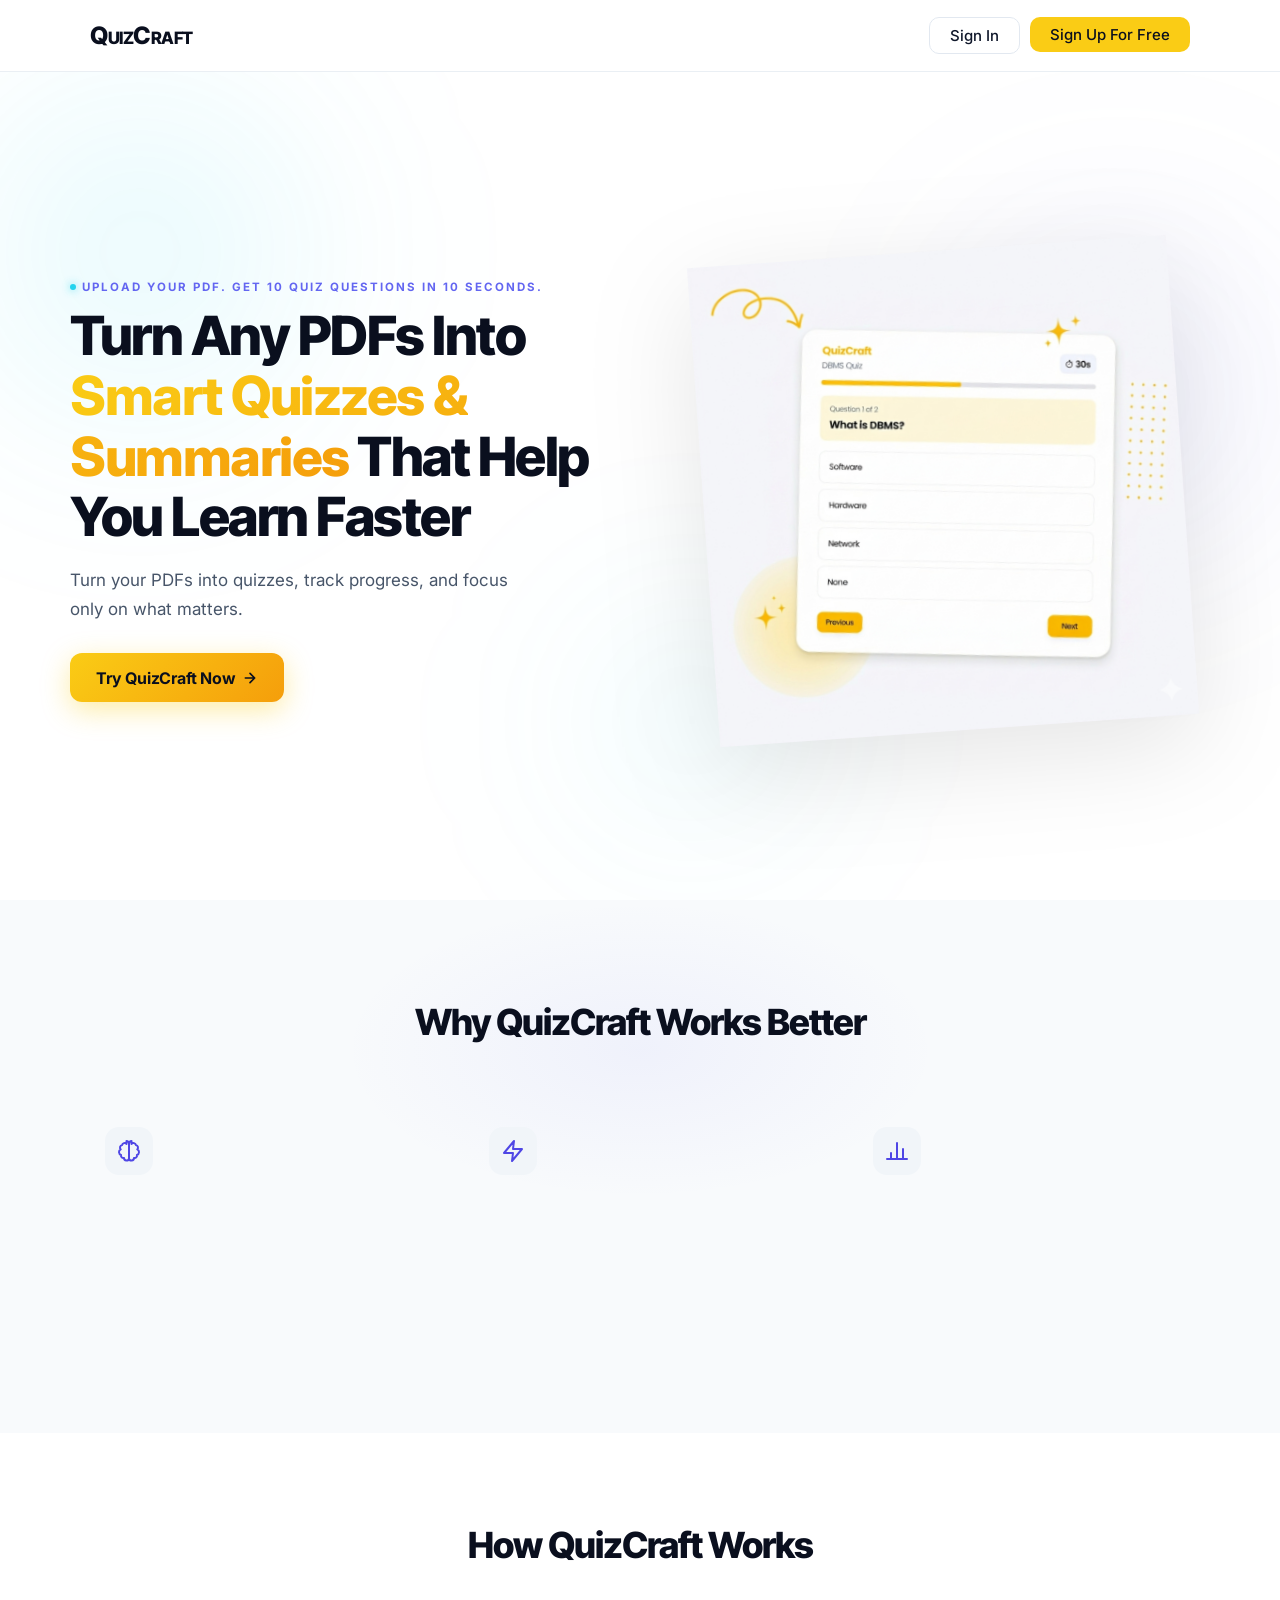
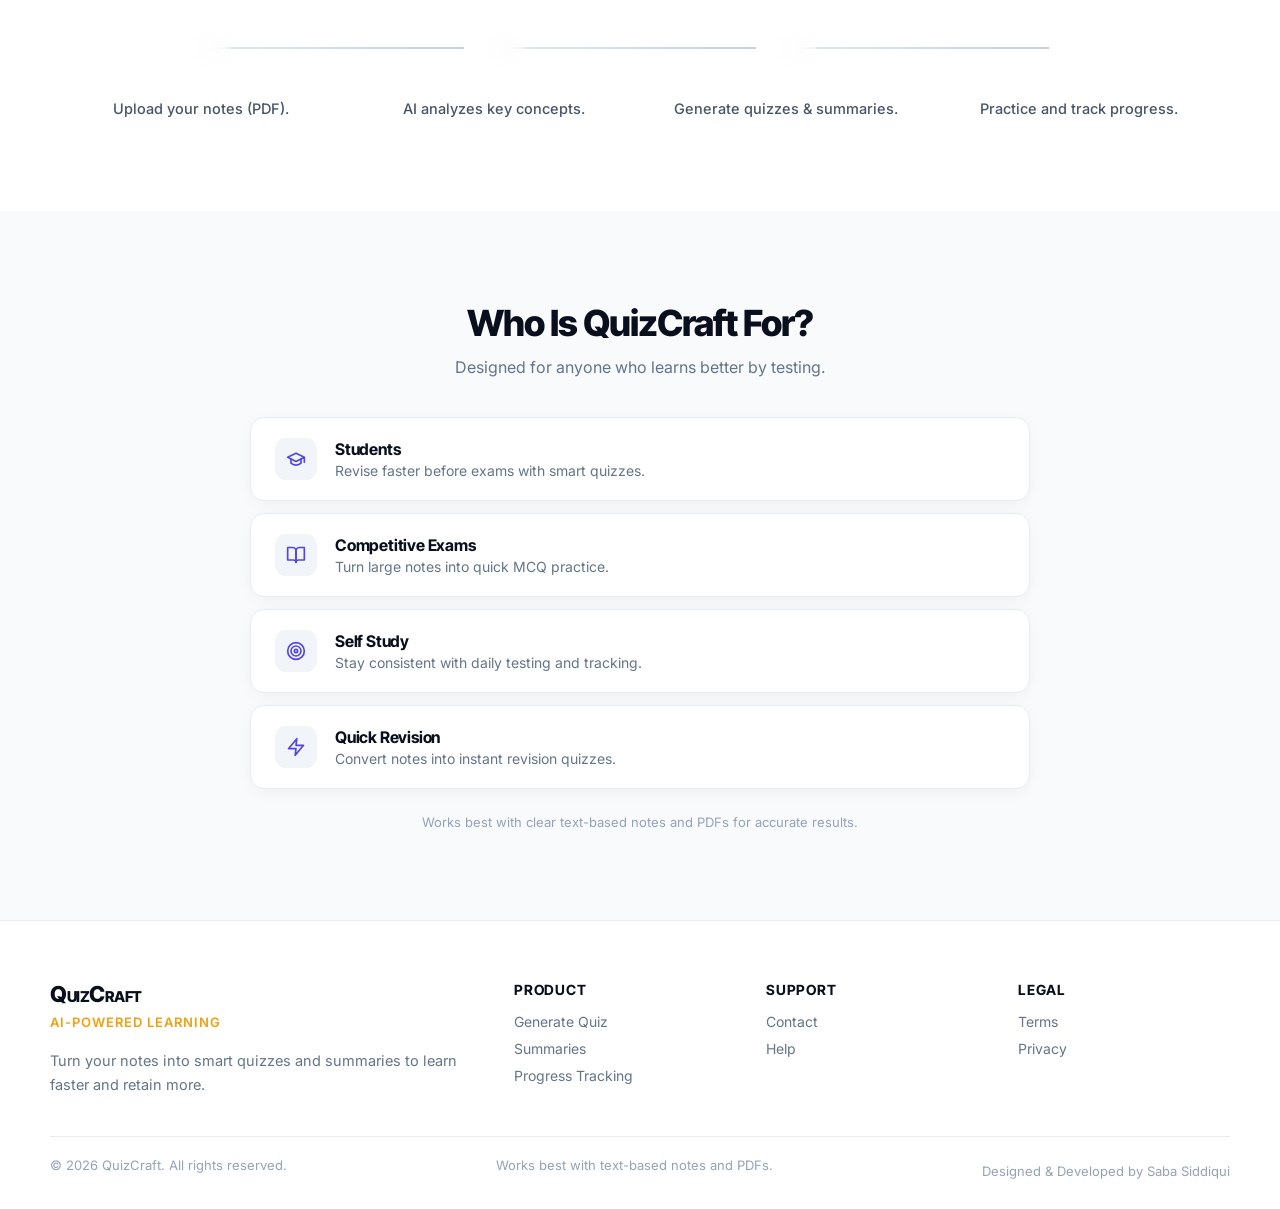
<file: index.html>
<!doctype html>
<html lang="en">
  <head>
    <meta charset="UTF-8" />
    <meta name="viewport" content="width=device-width, initial-scale=1.0" />
    <title>QuizCraft</title>
    <link rel="stylesheet" href="css/landing.css" />
    <link
      rel="icon"
      href="data:image/svg+xml,<svg xmlns='http://www.w3.org/2000/svg' viewBox='0 0 100 100'><rect width='100' height='100' rx='20' fill='%23fbbf24'/><text x='50' y='72' font-size='65' font-family='Inter,sans-serif' font-weight='800' text-anchor='middle' fill='%230a0f1e'>Q</text></svg>"
    />
  </head>
  <body>
    <!-- NAV -->
    <header>
      <div class="section-navbar">
        <div class="nav-container">
          <div class="logo">
            <h1>
              <a href="index.html">QuizCraft</a>
            </h1>
          </div>
          <nav class="navbar">
            <ul>
              <li class="nav-item">
                <a class="nav-link login-btn" href="pages/login.html"
                  >Sign In</a
                >
              </li>
              <li class="nav-item">
                <a class="nav-link register-btn" href="pages/login.html#signup"
                  >Sign Up For Free</a
                >
              </li>
            </ul>
          </nav>
        </div>
      </div>
    </header>

    <main>
      <!-- HERO -->
      <div class="section-hero">
        <!-- Ambient gradient blobs -->
        <div class="blob blob-1"></div>
        <div class="blob blob-2"></div>
        <div class="blob blob-3"></div>

        <div class="container grid grid-cols--2">
          <div class="section-hero-content">
            <p class="hero-subheading">
              Upload your PDF. Get 10 quiz questions in 10 seconds.
            </p>
            <h1 class="hero-heading">
              Turn Any PDFs Into<br />
              <span>Smart Quizzes &amp;<br />Summaries</span>
              That Help You Learn Faster
            </h1>
            <p class="hero-para">
              Turn your PDFs into quizzes, track progress, and focus only on
              what matters.
            </p>
            <a href="pages/login.html#signup" class="btn-primary">
              Try QuizCraft Now
              <svg
                width="16"
                height="16"
                viewBox="0 0 24 24"
                fill="none"
                stroke="currentColor"
                stroke-width="2.5"
                stroke-linecap="round"
                stroke-linejoin="round"
              >
                <path d="M5 12h14M12 5l7 7-7 7" />
              </svg>
            </a>
            <div class="mobile-auth">
              <a href="pages/login.html" class="login-btn">Sign In</a>
              <a href="pages/login.html#signup" class="register-btn">Sign Up</a>
            </div>
          </div>
          <div class="hero-right">
            <img
              src="Assets/quizzcraft-preview1.png"
              alt="QuizCraft quiz interface"
              class="hero-img"
            />
          </div>
        </div>
      </div>
    </main>

    <!-- WHY SECTION -->
    <section class="section-why">
      <div class="container">
        <h2 class="section-title">Why QuizCraft Works Better</h2>
        <div class="grid grid-columns-3 whycards">
          <div class="whycard reveal">
            <div class="whycard-icon">
              <!-- Brain / AI icon -->
              <svg viewBox="0 0 24 24">
                <path
                  d="M9.5 2A2.5 2.5 0 0 1 12 4.5v15a2.5 2.5 0 0 1-4.96-.46 2.5 2.5 0 0 1-2.96-3.08 3 3 0 0 1-.34-5.58 2.5 2.5 0 0 1 1.32-4.24 2.5 2.5 0 0 1 4.44-1.14Z"
                />
                <path
                  d="M14.5 2A2.5 2.5 0 0 0 12 4.5v15a2.5 2.5 0 0 0 4.96-.46 2.5 2.5 0 0 0 2.96-3.08 3 3 0 0 0 .34-5.58 2.5 2.5 0 0 0-1.32-4.24 2.5 2.5 0 0 0-4.44-1.14Z"
                />
              </svg>
            </div>
            <h3>AI-Powered Processing</h3>
            <p>
              Uses AI to analyze document content and create meaningful
              multiple-choice questions automatically.
            </p>
          </div>

          <div class="whycard reveal">
            <div class="whycard-icon">
              <!-- Lightning bolt / speed icon -->
              <svg viewBox="0 0 24 24">
                <polygon points="13 2 3 14 12 14 11 22 21 10 12 10 13 2" />
              </svg>
            </div>
            <h3>Saves Time</h3>
            <p>
              Automatically generates quizzes and summaries from uploaded PDFs,
              drastically reducing manual study prep.
            </p>
          </div>

          <div class="whycard reveal">
            <div class="whycard-icon">
              <!-- Chart / analytics icon -->
              <svg viewBox="0 0 24 24">
                <line x1="18" y1="20" x2="18" y2="10" />
                <line x1="12" y1="20" x2="12" y2="4" />
                <line x1="6" y1="20" x2="6" y2="14" />
                <line x1="2" y1="20" x2="22" y2="20" />
              </svg>
            </div>
            <h3>Instant Evaluation</h3>
            <p>
              Provides quick quiz results to help you assess your understanding
              and pinpoint weak areas instantly.
            </p>
          </div>
        </div>
      </div>
    </section>

    <!-- HOW SECTION -->
    <section class="how-section">
      <div class="container">
        <h2 class="section-title">How QuizCraft Works</h2>
        <div class="grid grid-columns-4 how-section-content">
          <div class="step reveal">
            <div class="step-number">
              <img src="Assets/pdf1.png" alt="pdf" />
            </div>
            <div class="content">
              <p>Upload your notes (PDF).</p>
            </div>
          </div>
          <div class="step reveal">
            <div class="step-number">
              <img src="Assets/AI-1.png" alt="ai" />
            </div>
            <div class="content">
              <p>AI analyzes key concepts.</p>
            </div>
          </div>
          <div class="step reveal">
            <div class="step-number">
              <img src="Assets/quiz.png" alt="quiz" />
            </div>
            <div class="content">
              <p>Generate quizzes &amp; summaries.</p>
            </div>
          </div>
          <div class="step reveal">
            <div class="step-number">
              <img src="Assets/result.png" alt="results" />
            </div>
            <div class="content">
              <p>Practice and track progress.</p>
            </div>
          </div>
        </div>
      </div>
    </section>

    <!-- WHO SECTION -->
    <section class="section-usecase">
      <div class="container">
        <h2 class="section-title">Who Is QuizCraft For?</h2>
        <p class="section-subtitle">
          Designed for anyone who learns better by testing.
        </p>

        <div class="usecase-container">
          <div class="usecase">
            <div class="usecase-icon">
              <!-- Graduation cap -->
              <svg viewBox="0 0 24 24">
                <path d="M22 10v6M2 10l10-5 10 5-10 5z" />
                <path d="M6 12v5c3 3 9 3 12 0v-5" />
              </svg>
            </div>
            <div>
              <h3>Students</h3>
              <p>Revise faster before exams with smart quizzes.</p>
            </div>
          </div>

          <div class="usecase">
            <div class="usecase-icon">
              <!-- Book open -->
              <svg viewBox="0 0 24 24">
                <path d="M2 3h6a4 4 0 0 1 4 4v14a3 3 0 0 0-3-3H2z" />
                <path d="M22 3h-6a4 4 0 0 0-4 4v14a3 3 0 0 1 3-3h7z" />
              </svg>
            </div>
            <div>
              <h3>Competitive Exams</h3>
              <p>Turn large notes into quick MCQ practice.</p>
            </div>
          </div>

          <div class="usecase">
            <div class="usecase-icon">
              <!-- Target / self-study -->
              <svg viewBox="0 0 24 24">
                <circle cx="12" cy="12" r="10" />
                <circle cx="12" cy="12" r="6" />
                <circle cx="12" cy="12" r="2" />
              </svg>
            </div>
            <div>
              <h3>Self Study</h3>
              <p>Stay consistent with daily testing and tracking.</p>
            </div>
          </div>

          <div class="usecase">
            <div class="usecase-icon">
              <!-- Zap / quick revision -->
              <svg viewBox="0 0 24 24">
                <polygon points="13 2 3 14 12 14 11 22 21 10 12 10 13 2" />
              </svg>
            </div>
            <div>
              <h3>Quick Revision</h3>
              <p>Convert notes into instant revision quizzes.</p>
            </div>
          </div>
        </div>

        <p class="note">
          Works best with clear text-based notes and PDFs for accurate results.
        </p>
      </div>
    </section>

    <!-- FOOTER -->
    <footer class="footer">
      <div class="footer-container">
        <div class="footer-brand">
          <h2>QuizCraft</h2>
          <p class="tagline">AI-powered learning</p>
          <p>
            Turn your notes into smart quizzes and summaries to learn faster and
            retain more.
          </p>
        </div>
        <div class="footer-column">
          <h3>Product</h3>
          <ul>
            <li><a href="#">Generate Quiz</a></li>
            <li><a href="#">Summaries</a></li>
            <li><a href="#">Progress Tracking</a></li>
          </ul>
        </div>
        <div class="footer-column">
          <h3>Support</h3>
          <ul>
            <li><a href="mailto:ms.sabasiddiqui2004@gmail.com">Contact</a></li>
            <li><a href="#">Help</a></li>
          </ul>
        </div>
        <div class="footer-column">
          <h3>Legal</h3>
          <ul>
            <li><a href="#">Terms</a></li>
            <li><a href="#">Privacy</a></li>
          </ul>
        </div>
      </div>
      <div class="footer-bottom">
        <p>© 2026 QuizCraft. All rights reserved.</p>
        <p class="footer-note">Works best with text-based notes and PDFs.</p>
        <p class="footer-credit">Designed &amp; Developed by Saba Siddiqui</p>
      </div>
    </footer>

    <script src="./js/landing.js"></script>
  </body>
</html>
</file>
<file: css/landing.css>
@import url("https://fonts.googleapis.com/css2?family=Inter+Tight:ital,wght@0,100..900;1,100..900&family=Inter:ital,opsz,wght@0,14..32,100..900;1,14..32,100..900&display=swap");

* {
  margin: 0;
  padding: 0;
  box-sizing: border-box;
  font-family: "Inter", sans-serif;
}
html {
  font-size: 62.5%;
  scroll-behavior: smooth;
}
:root {
  --color-primary: #4f46e5;
  --color-primary-hover: #4338ca;
  --color-secondary: #6366f1;
  --color-accent: #22d3ee;

  --color-bg-main: #ffffff;
  --color-bg-card: #ffffff;
  --color-bg-hover: #eef2ff;

  --color-text-heading: #0a0f1e;
  --color-text-subheading: #1e293b;
  --color-text-body: #475569;
  --color-text-muted: #94a3b8;
  --color-text-white: #ffffff;

  --color-border-light: #e8edf4;

  --shadow-soft: 0 4px 16px rgba(0, 0, 0, 0.04);
  --shadow-medium: 0 8px 32px rgba(0, 0, 0, 0.07);
  --shadow-primary-glow: 0 8px 28px rgba(250, 204, 21, 0.45);

  --btn-radius: 12px;
  --btn-padding: 14px 26px;
  --transition-fast: 0.22s ease;

  --radius-card: 18px;
  --container-width: 1180px;

  --font-heading: "Inter Tight", "Inter", sans-serif;
  --font-body: "Inter", sans-serif;
  --radius-btn: 12px;
}

body {
  background: #ffffff;
  padding-top: 72px;
  color: var(--color-text-body);
}

/* ===================== NAVBAR ===================== */
.nav-container {
  max-width: var(--container-width);
  margin: 0 auto;
  height: 100%;
  padding: 0 40px;
  display: flex;
  align-items: center;
  justify-content: space-between;
}

.section-navbar {
  width: 100%;
  position: fixed;
  height: 72px;
  top: 0;
  z-index: 1000;
  background: rgba(255, 255, 255, 0.88);
  border-bottom: 1px solid rgba(226, 232, 240, 0.7);
  backdrop-filter: blur(18px);
  -webkit-backdrop-filter: blur(18px);
}

.section-navbar .nav-container .logo h1 a {
  color: var(--color-text-heading);
  text-decoration: none;
  font-size: 2.4rem;
  font-weight: 800;
  letter-spacing: -0.5px;
  font-family: var(--font-heading);
  font-variant: small-caps;
}

.section-navbar .navbar ul {
  display: flex;
  align-items: center;
  gap: 1rem;
  list-style: none;
}

.section-navbar .navbar ul li a {
  color: #374151;
  font-weight: 500;
  font-size: 1.5rem;
  display: inline-block;
  text-decoration: none;
  transition: color var(--transition-fast);
}

.section-navbar .navbar ul li a:hover {
  color: var(--color-text-heading);
}

.login-btn {
  background: transparent;
  border: 1.5px solid #e2e8f0;
  color: #0f172a !important;
  padding: 8px 20px;
  border-radius: 10px;
  font-weight: 500;
  font-size: 1.5rem;
  transition: all 0.22s ease;
  cursor: pointer;
}

.login-btn:hover {
  background: #f1f5f9;
  border-color: #cbd5e1;
  transform: translateY(-1px);
}

.register-btn {
  background: #facc15;
  border: none;
  color: #0a0f1e !important;
  padding: 8px 20px;
  border-radius: 10px;
  font-weight: 600;
  font-size: 1.5rem;
  transition: all 0.22s ease;
  cursor: pointer;
  position: relative;
  overflow: hidden;
}

.register-btn::after {
  content: "";
  position: absolute;
  inset: 0;
  background: radial-gradient(
    circle at center,
    rgba(255, 255, 255, 0.45) 0%,
    transparent 70%
  );
  opacity: 0;
  transition: opacity 0.25s ease;
  pointer-events: none;
}

.register-btn:hover {
  transform: translateY(-2px);
  box-shadow: 0 6px 22px rgba(250, 204, 21, 0.5);
}

.register-btn:hover::after {
  opacity: 1;
}

/* ===================== HERO ===================== */
.section-hero {
  display: flex;
  align-items: center;
  justify-content: center;
  width: 100%;
  padding: 7rem 2rem 6rem;
  background: #ffffff;
  min-height: calc(100vh - 72px);
  position: relative;
  overflow: hidden;
}

/* Ambient gradient blobs */
.section-hero .blob {
  position: absolute;
  border-radius: 50%;
  filter: blur(90px);
  pointer-events: none;
  z-index: 0;
}

.section-hero .blob-1 {
  width: 520px;
  height: 520px;
  background: radial-gradient(
    circle,
    rgba(34, 211, 238, 0.13) 0%,
    transparent 70%
  );
  top: -80px;
  left: -120px;
}

.section-hero .blob-2 {
  width: 480px;
  height: 480px;
  background: radial-gradient(
    circle,
    rgba(99, 102, 241, 0.11) 0%,
    transparent 70%
  );
  top: 10%;
  right: -80px;
}

.section-hero .blob-3 {
  width: 360px;
  height: 360px;
  background: radial-gradient(
    circle,
    rgba(34, 211, 238, 0.09) 0%,
    transparent 70%
  );
  bottom: 0;
  left: 40%;
}

.container {
  max-width: var(--container-width);
  margin: 0 auto;
  padding: 0 20px;
  position: relative;
  z-index: 1;
}

.grid {
  display: grid;
  align-items: center;
}
.grid-cols--2 {
  grid-template-columns: 1fr 1fr;
  gap: 7rem;
  align-items: center;
}

.section-hero-content {
  max-width: 540px;
  text-align: left;
  align-items: flex-start;
}

.section-hero-content .hero-subheading {
  font-size: 1.15rem;
  font-weight: 700;
  letter-spacing: 2px;
  color: #6366f1;
  text-transform: uppercase;
  margin-bottom: 1.2rem;
  font-family: var(--font-body);
  display: inline-flex;
  align-items: center;
  gap: 0.6rem;
}

.section-hero-content .hero-subheading::before {
  content: "";
  display: inline-block;
  width: 6px;
  height: 6px;
  border-radius: 50%;
  background: #22d3ee;
  box-shadow: 0 0 8px rgba(34, 211, 238, 0.8);
}

.section-hero-content .hero-heading {
  color: var(--color-text-heading);
  font-size: 5.4rem;
  line-height: 1.12;
  letter-spacing: -1.5px;
  font-weight: 800;
  font-family: var(--font-heading);
  margin-bottom: 1.8rem;
}

.section-hero-content .hero-heading span {
  background: linear-gradient(135deg, #facc15, #f59e0b);
  -webkit-background-clip: text;
  -webkit-text-fill-color: transparent;
  background-clip: text;
  font-weight: 800;
}

.section-hero-content .hero-para {
  font-family: var(--font-body);
  color: #475569;
  font-size: 1.7rem;
  line-height: 1.75;
  max-width: 460px;
  margin-bottom: 2.8rem;
  font-weight: 400;
}

/* Primary CTA button */
.btn-primary {
  display: inline-flex;
  align-items: center;
  gap: 0.6rem;
  color: #0a0f1e;
  padding: 1.45rem 2.6rem;
  border-radius: var(--radius-btn);
  text-decoration: none;
  font-size: 1.6rem;
  font-weight: 700;
  font-family: var(--font-body);
  background: linear-gradient(135deg, #facc15, #f59e0b);
  box-shadow: 0 8px 28px rgba(250, 204, 21, 0.38);
  transition: all 0.25s ease;
  position: relative;
  overflow: hidden;
  letter-spacing: -0.2px;
}

.btn-primary::before {
  content: "";
  position: absolute;
  inset: 0;
  background: radial-gradient(
    circle at 50% 50%,
    rgba(255, 255, 255, 0.5) 0%,
    transparent 65%
  );
  opacity: 0;
  transition: opacity 0.3s ease;
  pointer-events: none;
}

.btn-primary:hover {
  transform: translateY(-3px) scale(1.025);
  box-shadow: 0 14px 38px rgba(250, 204, 21, 0.55);
}

.btn-primary:hover::before {
  opacity: 1;
}

.hero-right {
  position: relative;
  display: flex;
  justify-content: center;
  align-items: center;
}

.hero-right::before {
  content: "";
  position: absolute;
  width: 340px;
  height: 340px;
  background: radial-gradient(
    circle,
    rgba(250, 204, 21, 0.18) 0%,
    transparent 70%
  );
  filter: blur(60px);
  top: 50%;
  left: 50%;
  transform: translate(-50%, -50%);
  z-index: 0;
}

.hero-img {
  width: 100%;
  border: none;
  max-width: 480px;
  height: auto;
  background: none;
  filter: drop-shadow(0 28px 52px rgba(0, 0, 0, 0.1));
  transform: rotate(-4deg);
  transform-origin: center;
  transition: 0.35s ease;
  position: relative;
  z-index: 1;
}

.hero-img:hover {
  transform: rotate(-2deg) scale(1.03);
}

.mobile-auth {
  display: none;
}

/* ===================== SECTION WHY ===================== */
.section-why {
  padding: 10rem 4rem;
  background: #f8fafc;
  position: relative;
  overflow: hidden;
}

.section-why::before {
  content: "";
  position: absolute;
  width: 600px;
  height: 300px;
  top: 0;
  left: 50%;
  transform: translateX(-50%);
  background: radial-gradient(
    ellipse,
    rgba(99, 102, 241, 0.06) 0%,
    transparent 70%
  );
  pointer-events: none;
}

.section-title {
  text-align: center;
  font-size: 3.6rem;
  margin-bottom: 1.2rem;
  font-weight: 800;
  font-family: var(--font-heading);
  color: var(--color-text-heading);
  letter-spacing: -1px;
}

.section-title + .section-subtitle {
  margin-top: 0.6rem;
}

.grid-columns-3 {
  grid-template-columns: repeat(3, minmax(260px, 360px));
  gap: 2.4rem;
  justify-content: center;
  margin-top: 5rem;
}

/* Icon pulse animation */
@keyframes iconPulse {
  0% {
    transform: scale(0.7);
    opacity: 0;
  }
  60% {
    transform: scale(1.12);
    opacity: 1;
  }
  100% {
    transform: scale(1);
    opacity: 1;
  }
}

@keyframes softPulseRing {
  0% {
    box-shadow: 0 0 0 0 rgba(99, 102, 241, 0.18);
  }
  70% {
    box-shadow: 0 0 0 10px rgba(99, 102, 241, 0);
  }
  100% {
    box-shadow: 0 0 0 0 rgba(99, 102, 241, 0);
  }
}

.whycard {
  background: #ffffff;
  padding: 3.2rem 2.8rem;
  border-radius: var(--radius-card);
  border: 1px solid var(--color-border-light);
  box-shadow: 0 2px 12px rgba(0, 0, 0, 0.04);
  transition: all 0.3s ease;
  max-width: 360px;
  margin: 0 auto;
  opacity: 0;
  transform: translateY(32px);
  animation: fadeUp 0.55s ease forwards;
}

.whycard:hover {
  transform: translateY(-5px);
  box-shadow: 0 12px 36px rgba(0, 0, 0, 0.08);
  border-color: #dde3ef;
}

.whycard:nth-child(1) {
  animation-delay: 0.15s;
}
.whycard:nth-child(2) {
  animation-delay: 0.3s;
}
.whycard:nth-child(3) {
  animation-delay: 0.45s;
}

@keyframes fadeUp {
  to {
    opacity: 1;
    transform: translateY(0);
  }
}

.whycard-icon {
  width: 48px;
  height: 48px;
  border-radius: 14px;
  background: #f1f5f9;
  display: flex;
  align-items: center;
  justify-content: center;
  margin-bottom: 2rem;
  animation: iconPulse 0.6s ease both;
  animation-delay: inherit;
}

.whycard:nth-child(1) .whycard-icon {
  animation-delay: 0.35s;
}
.whycard:nth-child(2) .whycard-icon {
  animation-delay: 0.5s;
}
.whycard:nth-child(3) .whycard-icon {
  animation-delay: 0.65s;
}

.whycard-icon svg {
  width: 24px;
  height: 24px;
  stroke: #4f46e5;
  fill: none;
  stroke-width: 2;
  stroke-linecap: round;
  stroke-linejoin: round;
}

.whycard h3 {
  font-size: 1.8rem;
  margin-bottom: 1rem;
  color: var(--color-text-heading);
  font-weight: 700;
  font-family: var(--font-heading);
  letter-spacing: -0.3px;
}

.whycard p {
  font-size: 1.5rem;
  line-height: 1.65;
  color: #64748b;
  font-weight: 400;
}

/* ===================== HOW SECTION ===================== */
.how-section {
  padding: 9rem 4rem;
  background: #ffffff;
}

.grid-columns-4 {
  grid-template-columns: repeat(4, 1fr);
  gap: 3rem;
  position: relative;
  margin-top: 5rem;
}

.how-section-content {
  position: relative;
}

.step {
  position: relative;
  text-align: center;
  align-items: center;
  transition: 0.3s ease;
}

.step:hover {
  transform: translateY(-5px);
}

.step:not(:last-child)::after {
  content: "";
  position: absolute;
  right: -50%;
  width: 100%;
  height: 1.5px;
  z-index: 0;
  top: 30px;
  background: linear-gradient(90deg, #e2e8f0, #c7d2dd);
}

.step-number {
  font-size: 2rem;
  width: 60px;
  height: 60px;
  border-radius: 50%;
  background: #f8fafc;
  backdrop-filter: blur(10px);
  color: var(--color-text-body);
  display: flex;
  align-items: center;
  justify-content: center;
  margin: 0 auto 2rem auto;
  transition: 0.28s ease;
  border: 2px solid #e2e8f0;
  position: relative;
  z-index: 1;
}

.step-number img {
  width: 28px;
  height: 28px;
  object-fit: contain;
}

.step:hover .step-number {
  transform: scale(1.1);
  background: #facc15;
  border-color: #facc15;
  box-shadow: 0 8px 24px rgba(250, 204, 21, 0.4);
}

.content p {
  font-size: 1.45rem;
  line-height: 1.65;
  color: var(--color-text-body);
  text-align: center;
  font-weight: 500;
}

.reveal {
  opacity: 0;
  transform: translateY(32px);
  transition: 0.55s ease;
}

.reveal.active {
  opacity: 1;
  transform: translateY(0);
}

/* ===================== USE CASE ===================== */
.section-benefits {
  padding: 8rem 4rem;
  background: #ffffff;
}

.section-usecase {
  padding: 9rem 4rem;
  background: #f8fafc;
  position: relative;
  overflow: hidden;
}

.section-subtitle {
  text-align: center;
  font-size: 1.6rem;
  color: #64748b;
  margin-bottom: 4rem;
  font-weight: 400;
}

.usecase-container {
  max-width: 780px;
  margin: 0 auto;
  display: flex;
  flex-direction: column;
  gap: 1.2rem;
}

.usecase {
  display: flex;
  align-items: center;
  gap: 1.8rem;
  padding: 2rem 2.4rem;
  border-radius: 14px;
  background: #ffffff;
  border: 1px solid var(--color-border-light);
  transition: all 0.25s ease;
  box-shadow: var(--shadow-soft);
}

.usecase:hover {
  transform: translateY(-3px);
  box-shadow: 0 10px 28px rgba(0, 0, 0, 0.07);
  border-color: #dde3ef;
}

.usecase-icon {
  width: 42px;
  height: 42px;
  border-radius: 11px;
  background: #f1f5f9;
  display: flex;
  align-items: center;
  justify-content: center;
  flex-shrink: 0;
}

.usecase-icon svg {
  width: 20px;
  height: 20px;
  stroke: #4f46e5;
  fill: none;
  stroke-width: 2;
  stroke-linecap: round;
  stroke-linejoin: round;
}

.usecase h3 {
  font-size: 1.6rem;
  color: var(--color-text-heading);
  font-weight: 700;
  font-family: var(--font-heading);
  letter-spacing: -0.2px;
  margin-bottom: 0.3rem;
}

.usecase p {
  font-size: 1.4rem;
  color: #64748b;
  font-weight: 400;
}

.note {
  text-align: center;
  font-size: 1.3rem;
  color: #94a3b8;
  margin-top: 2.5rem;
}

/* ===================== FOOTER ===================== */
.footer {
  background: #ffffff;
  border-top: 1px solid var(--color-border-light);
  padding: 6rem 4rem 3rem;
}

.footer-container {
  max-width: 1180px;
  margin: 0 auto;
  display: grid;
  grid-template-columns: 2fr 1fr 1fr 1fr;
  gap: 4rem;
}

.footer-brand h2 {
  font-size: 2.2rem;
  color: var(--color-text-heading);
  font-weight: 800;
  font-family: var(--font-heading);
  letter-spacing: -0.5px;
  font-variant: small-caps;
}

.footer .tagline {
  font-size: 1.3rem;
  font-weight: 600;
  color: #f59e0b;
  margin: 0.5rem 0 1.5rem;
  text-transform: uppercase;
  letter-spacing: 1px;
}

.footer-brand p {
  font-size: 1.45rem;
  color: #64748b;
  line-height: 1.65;
}

.footer-column h3 {
  font-size: 1.4rem;
  margin-bottom: 1.5rem;
  color: var(--color-text-heading);
  font-weight: 700;
  font-family: var(--font-heading);
  text-transform: uppercase;
  letter-spacing: 0.8px;
}

.footer-column ul {
  list-style: none;
}

.footer-column li {
  margin-bottom: 1rem;
}

.footer-column a {
  text-decoration: none;
  font-size: 1.4rem;
  color: #64748b;
  transition: color 0.2s;
}

.footer-column a:hover {
  color: var(--color-text-heading);
}

.footer-bottom {
  max-width: 1180px;
  margin: 0 auto;
  margin-top: 4rem;
  padding-top: 2rem;
  border-top: 1px solid var(--color-border-light);
  display: flex;
  justify-content: space-between;
  flex-wrap: wrap;
}

.footer-bottom p {
  font-size: 1.3rem;
  color: #94a3b8;
}
.footer-credit {
  margin: 6px 0 0;
  font-size: 13px;
  color: #8da2c1;
}
/* ===================== RESPONSIVE ===================== */
@media (max-width: 768px) {
  body {
    background: #ffffff;
    padding-top: 0 !important;
  }

  .section-navbar {
    position: relative;
    width: 100%;
    height: auto;
    padding: 16px 20px;
  }
  .section-navbar .nav-container {
    justify-content: center;
  }

  .navbar {
    display: none;
    position: absolute;
    top: 100%;
    right: 0;
    width: 100%;
    justify-content: center;
  }
  .navbar ul {
    background: white;
    flex-direction: column;
    align-items: center;
    gap: 2rem;
    padding: 3rem 0;
    display: none;
  }

  .btn-primary {
    display: none;
  }

  .mobile-auth {
    display: flex;
    gap: 1.5rem;
    margin-top: 2rem;
    justify-content: center;
  }
  .hero-right {
    display: none;
  }
  .grid-cols--2 {
    grid-template-columns: 1fr;
  }
  .section-hero-content .hero-heading {
    font-size: 3.6rem;
    line-height: 1.18;
  }

  .section-hero-content .hero-para {
    font-size: 1.55rem;
    padding: 0 0.5rem;
  }

  .section-hero-content {
    text-align: center;
    margin: 0 auto;
    padding-top: 0;
  }

  .section-hero-content .hero-subheading {
    justify-content: center;
  }

  .section-hero {
    padding: 4rem 2rem;
    min-height: auto;
  }

  .grid-columns-3 {
    grid-template-columns: 1fr;
    gap: 2rem;
    justify-self: center;
  }

  .grid-columns-4 {
    grid-template-columns: 1fr;
    gap: 4rem;
  }

  .step:not(:last-child)::after {
    display: none;
  }

  .section-usecase {
    padding: 6rem 2rem;
  }

  .usecase-container {
    gap: 1rem;
  }

  .usecase {
    padding: 1.6rem 1.8rem;
  }

  .footer {
    padding: 4rem 2rem;
  }

  .footer-container {
    grid-template-columns: 1fr;
    text-align: center;
    gap: 3rem;
  }

  .footer-bottom {
    flex-direction: column;
    gap: 1rem;
    text-align: center;
  }
}

@media (max-width: 480px) {
  body {
    background: #ffffff;
  }

  .section-navbar .nav-container {
    flex-direction: column;
    gap: 1rem;
  }

  .section-hero {
    padding: 4rem 1.5rem;
  }

  .section-hero-content .hero-heading {
    font-size: 2.8rem;
    line-height: 1.2;
  }

  .section-hero-content .hero-para {
    font-size: 1.45rem;
  }

  .mobile-auth {
    flex-direction: column;
    gap: 1rem;
  }

  .register-btn,
  .login-btn {
    width: 100%;
    text-align: center;
    text-decoration: none;
  }

  .section-title {
    font-size: 2.8rem;
  }

  .footer-brand h2 {
    font-size: 2rem;
  }

  .footer-column h3 {
    font-size: 1.4rem;
  }
}
</file>
